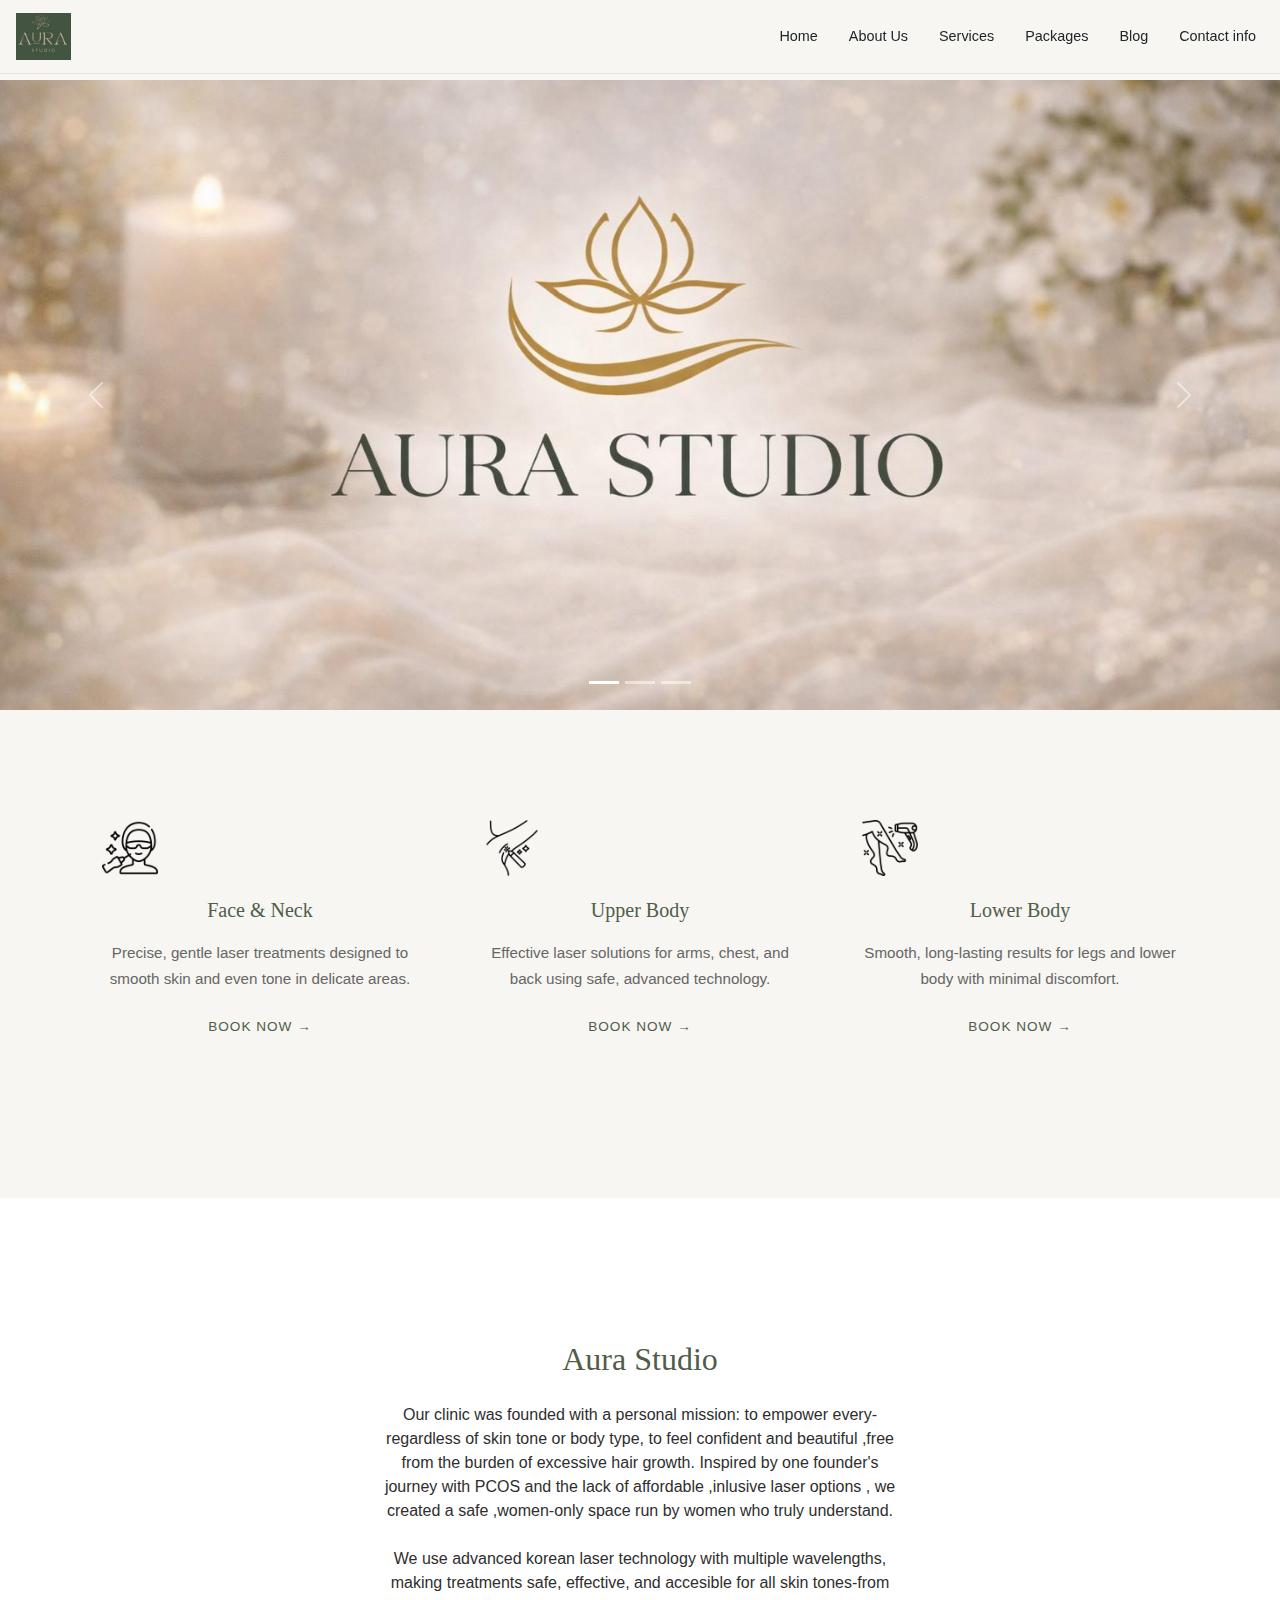
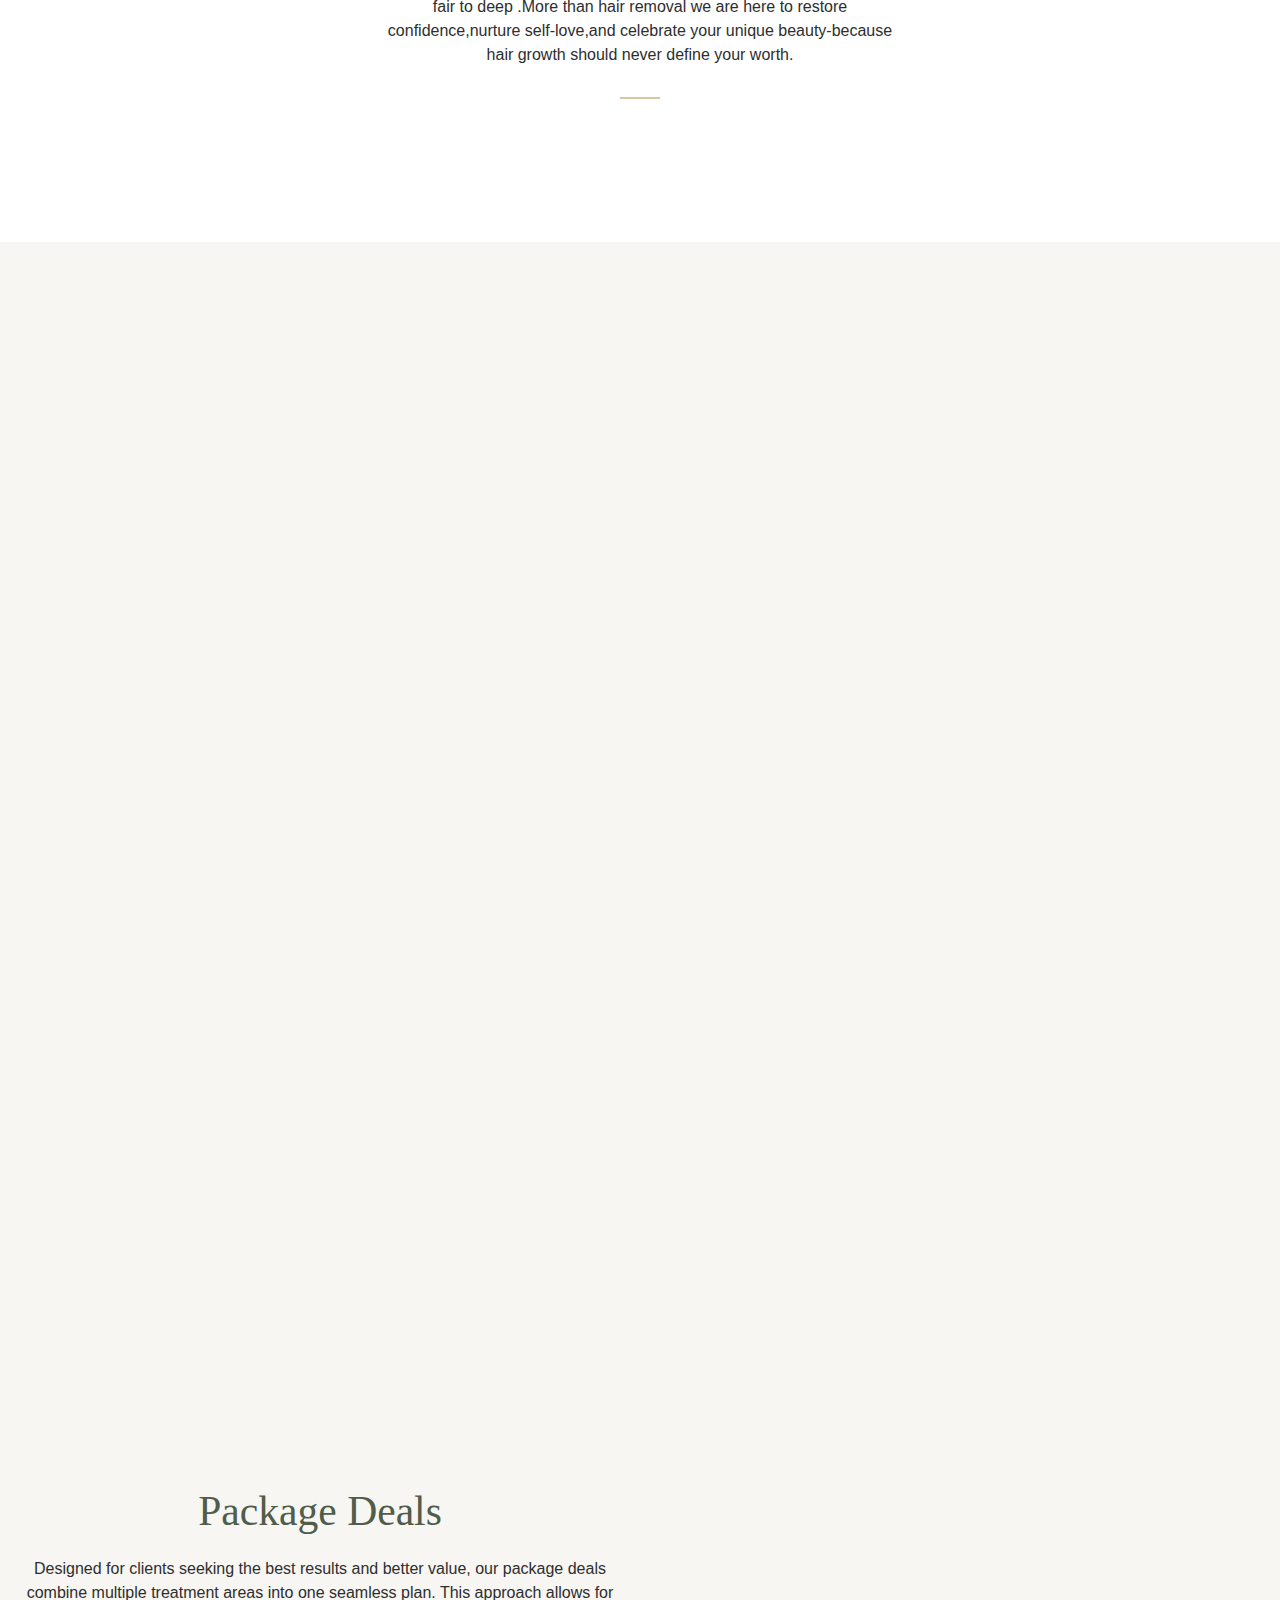
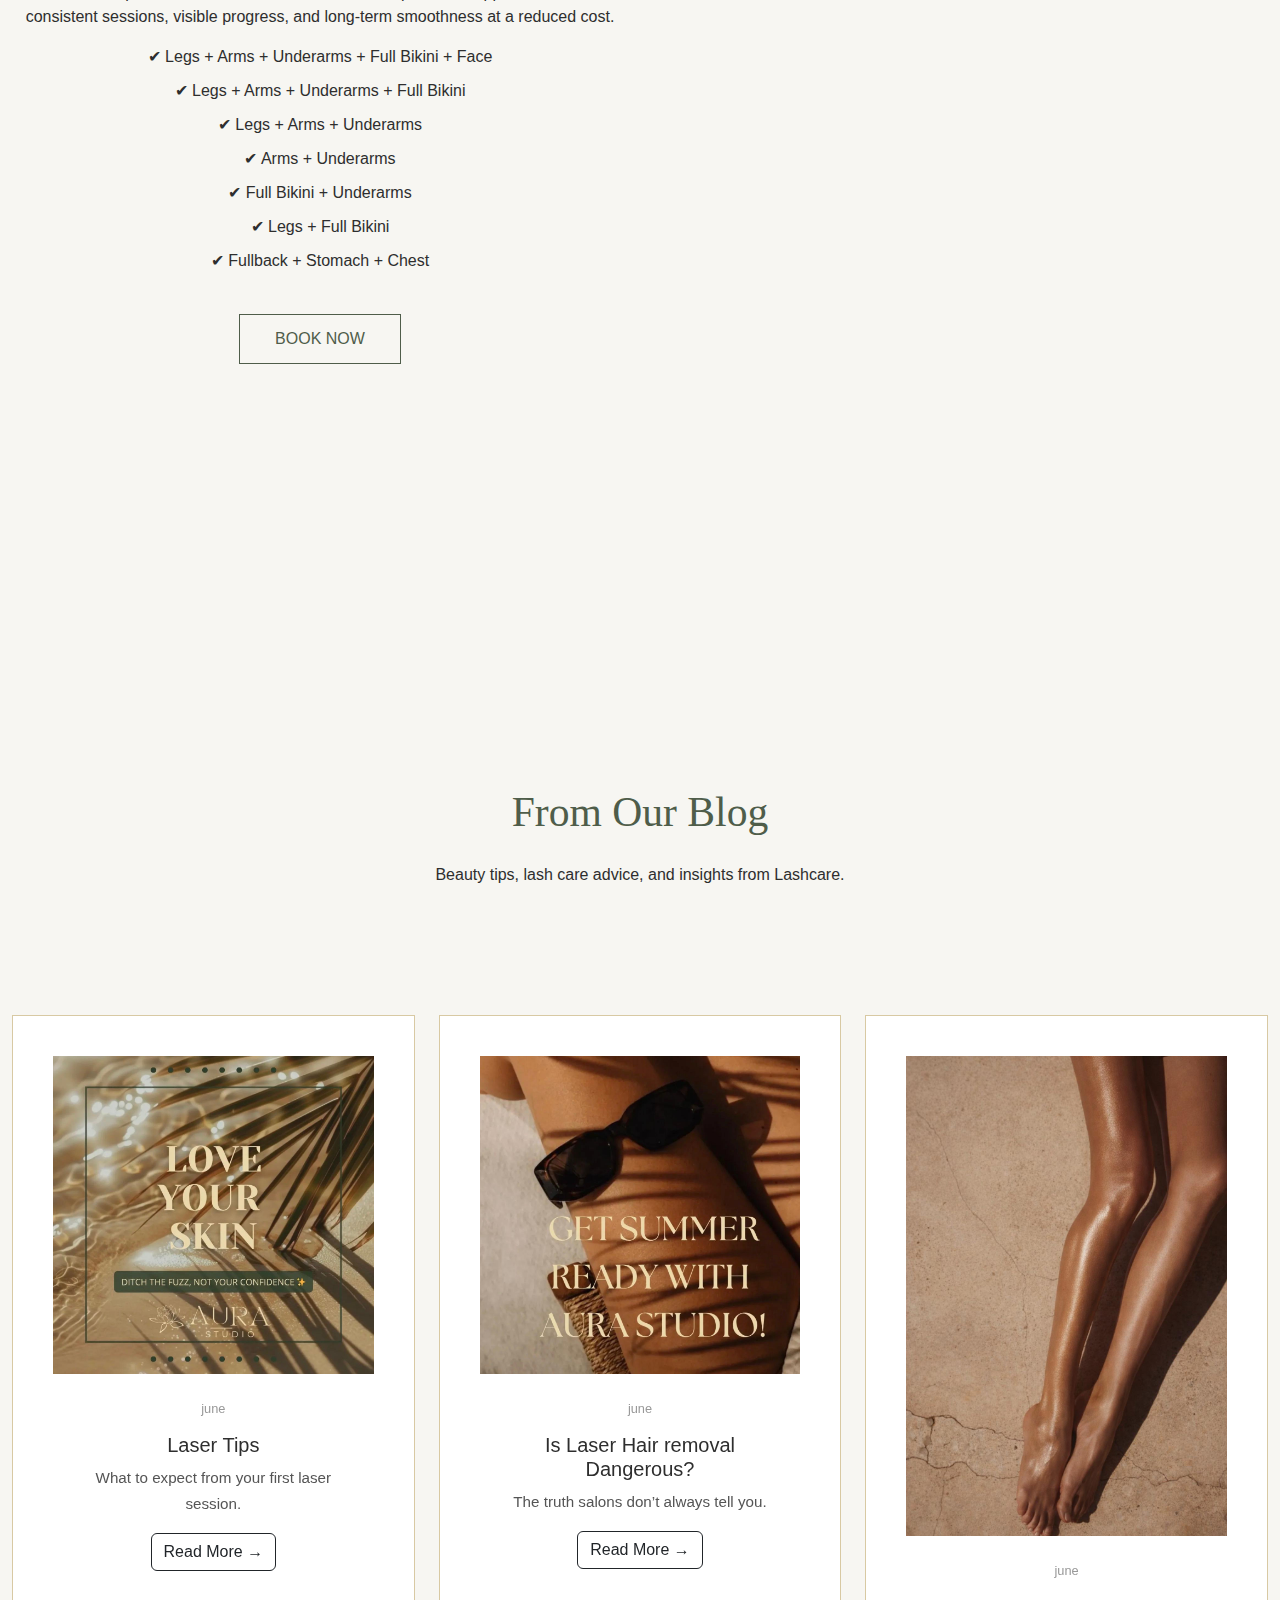
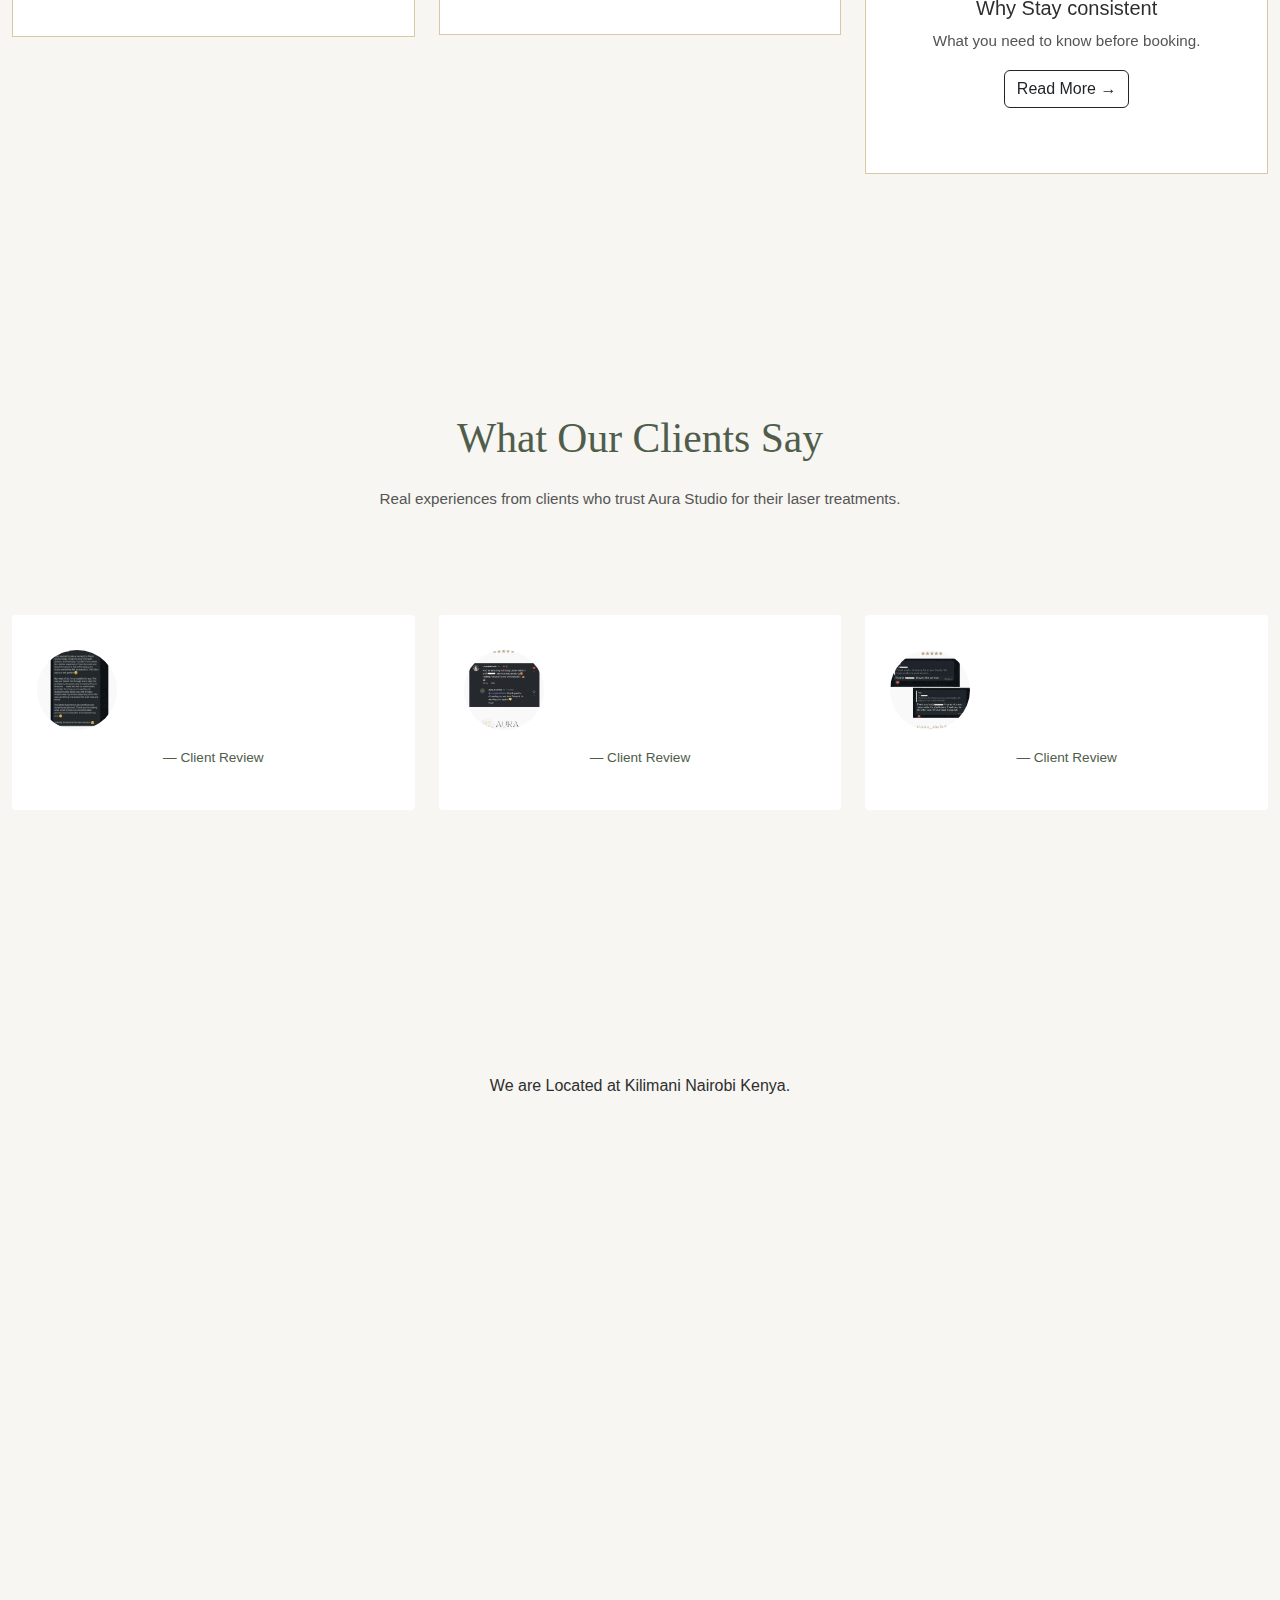
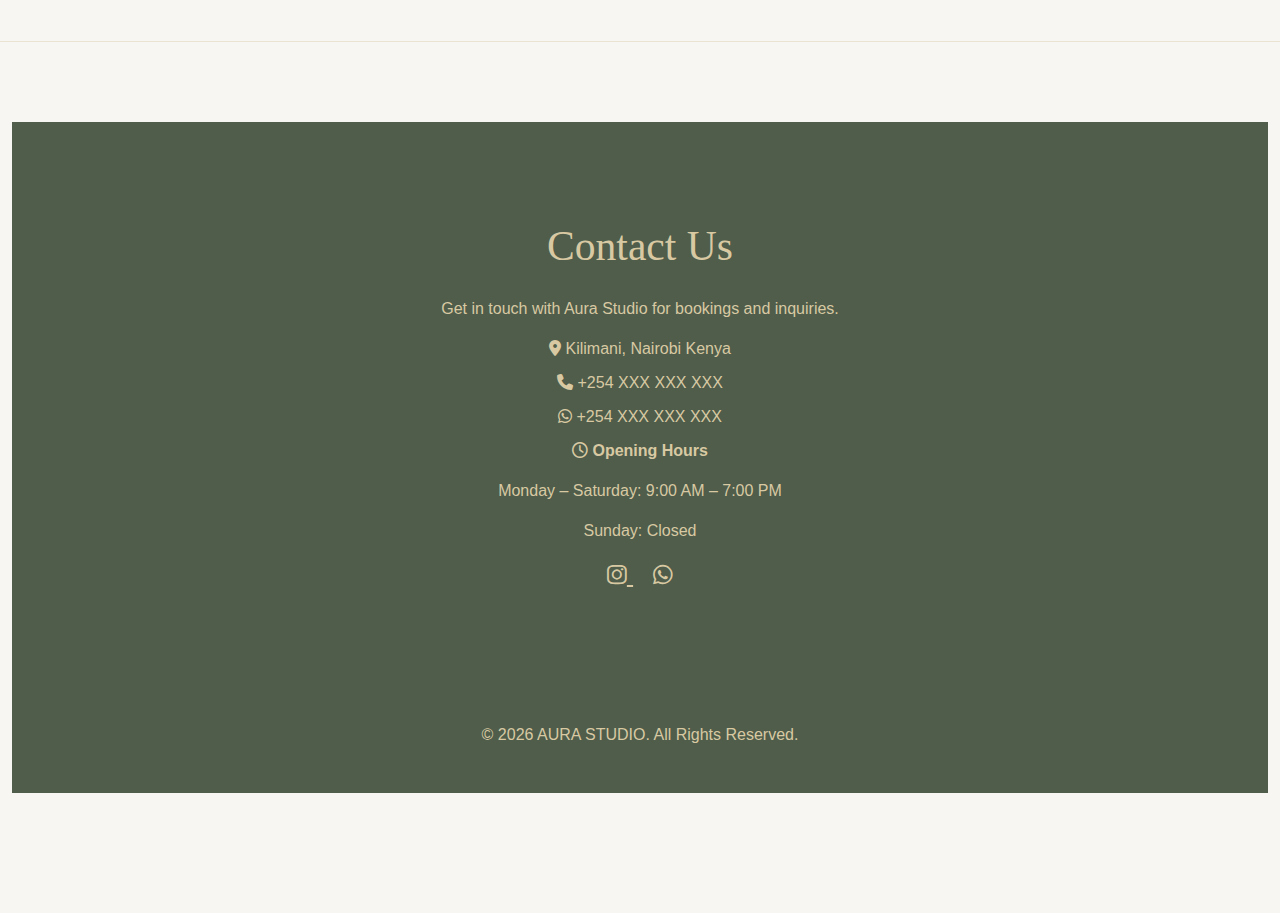
<file: index.html>
<!DOCTYPE html>
<html lang="en">
<head>
    <meta charset="UTF-8">
    <meta name="viewport" content="width=device-width, initial-scale=1.0">
    <title>Aura Studio | Laser Hair Removal</title>

    <!-- Bootstrap -->
    <link href="https://cdn.jsdelivr.net/npm/bootstrap@5.3.0/dist/css/bootstrap.min.css" rel="stylesheet">

    <!-- Bootstrap Icons -->
    <link rel="stylesheet" href="https://cdn.jsdelivr.net/npm/bootstrap-icons@1.11.0/font/bootstrap-icons.css">
    <link rel="stylesheet" href="https://cdnjs.cloudflare.com/ajax/libs/font-awesome/6.5.0/css/all.min.css">
    <link rel="stylesheet" href="https://cdn.jsdelivr.net/npm/bootstrap-icons@1.11.0/font/bootstrap-icons.css">
    <link rel="stylesheet" href="style.css">

    <!-- AOS Animations -->
    <link href="https://unpkg.com/aos@2.3.1/dist/aos.css" rel="stylesheet">

    <link rel="stylesheet" href="style.css">
    <script>
      document.addEventListener('DOMContentLoaded', function () {
        const heroCarousel = document.querySelector('#heroCarousel');
    
        if (heroCarousel) {
          new bootstrap.Carousel(heroCarousel, {
            interval: 3000, 
            pause: false,     
            ride: 'carousel', 
            wrap: true       
          });
        }
      });
    </script>
</head>

<script>
  const backToTop = document.getElementById("backToTop");

  window.addEventListener("scroll", () => {
    if (window.scrollY > 300) {
      backToTop.style.display = "block";
    } else {
      backToTop.style.display = "none";
    }
  });

  backToTop.addEventListener("click", () => {
    window.scrollTo({ top: 0, behavior: "smooth" });
  });
</script>
<body class="page-with-navbar">

<!-- NAVBAR -->
<nav class="navbar navbar-expand-lg  navbar-transparent  fixed-top">
    <div class="container-fluid d-flex align-items-center justify-content-between px-3 position-relative">
        <a class="navbar-brand fw-bold" href="#home">
            <img src="auralogo.jpeg" height="55"  width="55" class="img-fluid" class="me-2"> 
            <span class="navbar-center-text">
            </span>
        </a>
        <button class="navbar-toggler" type="button"  data-bs-toggle="collapse" data-bs-target="#nav"
        aria-controls="nav" aria-expanded="false" aria-label="Toggle navigation">
            <span class="navbar-toggler-icon"></span>
        </button>
        <div class="collapse navbar-collapse" id="nav">
            <ul class="navbar-nav ms-auto">
                <li class="nav-item"><a href="#home" class="nav-link text-dark">Home</a></li>
                <li class="nav-item"><a href="#about" class="nav-link text-dark">About Us</a></li>
                <li class="nav-item"><a href="#services" class="nav-link text-dark">Services</a></li>
                <li class="nav-item"><a href="#packages"  class="nav-link text-dark">Packages</a></li>
                <li class="nav-item"><a href="#blog" class="nav-link text-dark">Blog</a></li>
                <li class="nav-item"><a href="#contact" class="nav-link text-dark">Contact info</a></li>
            </ul>
        </div>
    </div>
</nav>

<section id="home" class="hero-section">
  <div id="heroCarousel" class="carousel slide carousel-fade" data-bs-ride="carousel">

    <div class="carousel-inner">

<div class="carousel-indicators">
  <button type="button"
          data-bs-target="#heroCarousel"
          data-bs-slide-to="0"
          class="active"
          aria-current="true"
          aria-label="Slide 1"></button>

  <button type="button"
          data-bs-target="#heroCarousel"
          data-bs-slide-to="1"
          aria-label="Slide 2"></button>

  <button type="button"
          data-bs-target="#heroCarousel"
          data-bs-slide-to="2"
          aria-label="Slide 3"></button>
</div>

      <div class="carousel-item active">
        <div class="hero-slide hero-1"></div>
      </div>

      <div class="carousel-item">
        <div class="hero-slide hero-2"></div>
      </div>

      <div class="carousel-item">
        <div class="hero-slide hero-3"></div>
      </div>

    </div>

    <button class="carousel-control-prev" type="button" data-bs-target="#heroCarousel" data-bs-slide="prev">
      <span class="carousel-control-prev-icon"></span>
    </button>

    <button class="carousel-control-next" type="button" data-bs-target="#heroCarousel" data-bs-slide="next">
      <span class="carousel-control-next-icon"></span>
    </button>

  </div>
</section>

<!--  SERVICES editorial -->
<section class="services-editorial">
  <div class="container">
    <div class="row">

      <!-- SERVICE 1 -->
      <div class="col-md-4">
        <div class="service-item">
          <img src="laser-2.png" alt="Face & Neck" class="service-icon">
          <h4>Face & Neck</h4>
          <p>
            Precise, gentle laser treatments designed to smooth skin
            and even tone in delicate areas.
          </p>
          <a href="booking.html" class="service-link">BOOK NOW →</a>
        </div>
      </div>

      <!-- SERVICE 2 -->
      <div class="col-md-4">
        <div class="service-item">
          <img src="beauty-treatment.png" alt="Upper Body" class="service-icon">
          <h4>Upper Body</h4>
          <p>
            Effective laser solutions for arms, chest, and back
            using safe, advanced technology.
          </p>
          <a href="booking.html" class="service-link">BOOK NOW →</a>
        </div>
      </div>

      <!-- SERVICE 3 -->
      <div class="col-md-4">
        <div class="service-item">
          <img src="laser-3.png" alt="Lower Body" class="service-icon">
          <h4>Lower Body</h4>
          <p>
            Smooth, long-lasting results for legs and lower body
            with minimal discomfort.
          </p>
          <a href="booking.html" class="service-link">BOOK NOW →</a>
        </div>
      </div>

    </div>
  </div>
</section>

<!----====ABOUT US=====-->
<section id="about"  class="about-editorial">
  <div class="container-fluid">
    <div class="row align-items-center  bg-white ">

      <!-- LEFT IMAGE -->
      <div class="col-md-3 about-img" data-aos="fade-left" data-aos-delay="100">
        <img src="aurapic1.jpeg" alt="La Lashes Model">
      </div>

      <!-- CENTER CONTENT -->
      <div class="col-md-6 text-center about-content">
        <h2>Aura Studio</h2>
        <p>
           Our  clinic was founded with a personal mission: to empower every-regardless of skin tone or body type, to feel confident and beautiful ,free from the burden of excessive hair growth. Inspired by one founder's journey with PCOS and the lack of affordable ,inlusive laser options , we created a safe ,women-only space run by women who truly understand.
          <br><br>
          We use advanced korean laser technology with multiple wavelengths, making treatments safe, effective, and accesible for all skin tones-from fair to deep .More than hair removal we are here to restore confidence,nurture self-love,and celebrate your unique beauty-because hair growth should never define your worth.

 
        </p>

        <div class="about-mark">
          <span></span>
        </div>
      </div>

      <!-- RIGHT IMAGE -->
      <div class="col-md-3 about-img" data-aos="fade-right" data-aos-delay="200">
        <img src="aurapackage.jpeg" alt="La Lashes Model">
      </div>

    </div>
  </div>
</section>

  </div>
</section>
<!-- SERVICES -->
<section id="services" class="services-section">
  <div class="container text-center">
    <h2 data-aos="fade-up">Our Services</h2>

    <div class="row mt-5">

      <div class="col-md-4" data-aos="fade-up">
        <div class="service-card">
          <div class="service-img">
          <img src="auraface.jpeg" alt="Face & Neck">
          </div>
          <h5>Face & Neck</h5>
          <p>Natural, elegant one-to-one lash application.</p>
        </div>
      </div>

      <div class="col-md-4" data-aos="fade-left" data-aos-delay="100">
        <div class="service-card">
          <div class="service-img">
          <img src="auraarm.jpeg" alt="Upper Body">
          </div>
          <h5>Upper Body</h5>
          <p>A blend of classic and volume for soft fullness.</p>
        </div>
      </div>

      <div class="col-md-4" data-aos="fade-right" data-aos-delay="200">
        <div class="service-card">
          <div class="service-img">
          <img src="auraleg.jpeg" alt="Lower Body">
          </div>
          <h5>Lower Body</h5>
          <p>Textured, feathery lashes with dimension.</p>
        </div>
      </div>
      <section id="academy" class="academy-section">
        <div class="container">
          <div class="row align-items-center">
      
            <!-- LEFT CONTENT -->
            <div class="col-md-6 academy-content">
              <h2>Package Deals </h2>
              <p class="package-intro">
                Designed for clients seeking the best results and better value, our package deals
                combine multiple treatment areas into one seamless plan. This approach allows for
                consistent sessions, visible progress, and long-term smoothness at a reduced cost.
              </p>
      
              <ul class="academy-list">
                <li>✔ Legs + Arms + Underarms + Full Bikini + Face</li>
                <li>✔ Legs + Arms + Underarms + Full Bikini</li>
                <li>✔ Legs + Arms + Underarms</li>
                <li>✔ Arms + Underarms</li>
                <li>✔ Full Bikini  + Underarms</li>
                <li>✔ Legs + Full Bikini</li>
                <li>✔ Fullback + Stomach + Chest</li>
              </ul>
              <a href="package.html" class="academy-btn">BOOK NOW</a>
            </div>
      
            <!-- RIGHT IMAGE -->
            <div class="col-md-6 academy-image" data-aos="fade-right" data-aos-delay="100">
              <img src="aurarandom.jpeg" alt="Packages Deal">
            </div>
      
          </div>
       
  </div>
</section>
<!-- BLOG SECTION -->
<section  id="blog"  class="blog-section">
  <div class="container">

    <div class="text-center mb-5">
      <h2>From Our Blog</h2>
      <p class="blog-intro">
        Beauty tips, lash care advice, and insights from Lashcare.
      </p>
    </div>

    <div id="blogCarousel" class="carousel slide" data-bs-ride="carousel">

      <div class="carousel-inner">

        <!-- SLIDE 1 -->
        <div class="carousel-item active">
          <div class="row">

            <div class="col-md-4">
              <div class="blog-card">
                <img src="aurablog1.jpeg" alt="">
                <div class="blog-content">
                  <span class="blog-date">june</span>
                  <h5>Laser Tips</h5>
                  <p>What to expect from your first laser session. </p>
                  <a href="blog.html" class="btn btn-outline-dark">
                    Read More →
                  </a>
                </div>
              </div>
            </div>

            <div class="col-md-4">
              <div class="blog-card">
                <img src="aurablog2.jpeg" alt="">
                <div class="blog-content">
                  <span class="blog-date">june</span>
                  <h5>Is Laser Hair removal Dangerous?</h5>
                  <p>The truth salons don’t always tell you.</p>
                  <a href="blog.html" class="btn btn-outline-dark">
                    Read More →
                  </a>
                </div>
              </div>
            </div>

            <div class="col-md-4">
              <div class="blog-card">
                <img src="aurablog3.jpeg" alt="">
                <div class="blog-content">
                  <span class="blog-date">june</span>
                  <h5>Why Stay consistent</h5>
                  <p>What you need to know before booking.</p>
                  <a href="blog.html" class="btn btn-outline-dark">
                    Read More →
                  </a>
                </div>
              </div>
            </div>

          </div>
        </div>

        <!-- SLIDE 2 (duplicate or new posts) -->
        <div class="carousel-item">
          <div class="row">

            <div class="col-md-4">
              <div class="blog-card">
                <img src="aurablog4.jpeg" alt="">
                <div class="blog-content">
                  <span class="blog-date">june</span>
                  <h5>Common done Mistakes</h5>
                  <p>Habits that secretly damage your skin before appointment.</p>
                  <a href="blog.html" class="btn btn-outline-dark">
                    Read More →
                  </a>
                </div>
              </div>
            </div>

            <div class="col-md-4">
              <div class="blog-card">
                <img src="aurablog5.jpeg" alt="">
                <div class="blog-content">
                  <span class="blog-date">june</span>
                  <h5>How to prepare like a pro</h5>
                  <p>The smart way is always better.</p>
                  <a href="blog.html" class="btn btn-outline-dark">
                    Read More →
                  </a>
                </div>
              </div>
            </div>

            <div class="col-md-4">
              <div class="blog-card">
                <img src="aurarandom1.jpeg" alt="">
                <div class="blog-content">
                  <span class="blog-date">june</span>
                  <h5>Why Laser Method</h5>
                  <p>Why professional certification matters.</p>
                  <a href="blog.html" class="btn btn-outline-dark">
                    Read More →
                  </a>
                </div>
              </div>
      </div>

      <!-- CONTROLS -->
      <button class="carousel-control-prev" type="button" data-bs-target="#blogCarousel" data-bs-slide="prev">
        <span class="carousel-control-prev-icon"></span>
      </button>

      <button class="carousel-control-next" type="button" data-bs-target="#blogCarousel" data-bs-slide="next">
        <span class="carousel-control-next-icon"></span>
      </button>

    </div>
  </div>
</section>
 
<!-- ================= TESTIMONIALS ================= -->
<section id= "Review" class="testimonials-section">
  <div class="container">

    <div class="text-center mb-5">
      <h2>What Our Clients Say</h2>
      <p class="testimonials-intro">
        Real experiences from clients who trust Aura Studio for their laser treatments.
      </p>
    </div>

    <div class="row g-4 justify-content-center">

      <!-- Testimonial 1 -->
      <div class="col-md-4">
        <div class="testimonial-card">
          <img src="aurareview.jpeg" alt="Client testimonial">
          
          <h6>— Client Review</h6>
        </div>
      </div>

      <!-- Testimonial 2 -->
      <div class="col-md-4">
        <div class="testimonial-card">
          <img src="aurareview1.jpeg" alt="Client testimonial">
          
          <h6>— Client Review</h6>
        </div>
      </div>

      <!-- Testimonial 3 -->
      <div class="col-md-4">
        <div class="testimonial-card">
          <img src="aurareview2.jpeg" alt="Client testimonial">
          <h6>— Client Review</h6>
        </div>
      </div>

    </div>

  </div>
</section>

 <!-- LOCATION -->
 <section id="location" class="location-section">
  <div class="container text-center">
    <h2 data-aos="fade-up">Our Location</h2>
    <p>We are Located at Kilimani Nairobi Kenya.</p>
    <!-- Maps embed -->
    <iframe
    src="https://www.google.com/maps/embed?pb=!1m18!1m12!1m3!1d15955.860630600675!2d36.80457181256898!3d-1.2936212975786844!2m3!1f0!2f0!3f0!3m2!1i1024!2i768!4f13.1!3m3!1m2!1s0x182f1f8e7c3c3c9f%3A0x3e3ba57a749c233a!2sKilimani%2C%20Nairobi%2C%20Kenya!5e0!3m2!1sen!2ske!4v1700000000000!5m2!1sen!2ske"
    width="100%"
    height="350"
    style="border:0;"
    allowfullscreen=""
    loading="lazy"
    referrerpolicy="no-referrer-when-downgrade">
  </iframe>
  </div>
</section> 

 <!-- FAINT DIVIDER -->
<div class="section-divider"></div>

<!-- CONTACT + FOOTER WRAPPER -->
<section class="contact-footer-wrapper">

  <!-- CONTACT SECTION -->
  <section id="contact" class="contact-section">
    <div class="container text-center">
      <h2>Contact Us</h2>
      <p class="contact-intro">
        Get in touch with Aura Studio for bookings and inquiries.
      </p>

      <div class="contact-details">

        <p>
          <i class="fa-solid fa-location-dot"></i>
           Kilimani, Nairobi Kenya
        </p>

        <p>
          <i class="fa-solid fa-phone"></i>
          +254 XXX XXX XXX
        </p>

        <p>
          <i class="fa-brands fa-whatsapp"></i>
          +254 XXX XXX XXX
        </p>

      </div>
      <!-- OPENING HOURS -->
<div class="opening-hours">
  <p>
    <i class="fa-regular fa-clock"></i>
    <strong>Opening Hours</strong>
  </p>
  <p>Monday – Saturday: 9:00 AM – 7:00 PM</p>
  <p>Sunday: Closed</p>
</div>

      <!-- SOCIAL ICONS -->
      <div class="contact-socials">
        <a href="https://www.instagram.com/aura_studioke?igsh=MTVxdnNwdG5ic25zcg== " aria-label="Instagram">
          <i class="fa-brands fa-instagram"></i>
        </a>
        <a href="#" aria-label="WhatsApp">
          <i class="fa-brands fa-whatsapp"></i>
        </a>
      </div>

    </div>
  </section>

  <!-- FOOTER -->
  <footer class="footer">
    <p>© 2026 AURA STUDIO. All Rights Reserved.</p>
  </footer>

</section>

<!-- BACK TO TOP -->
<button id="backToTop">
  <i class="fa-solid fa-arrow-up"></i>
</button>
</section>
<!-- JS -->
<script src="https://cdn.jsdelivr.net/npm/bootstrap@5.3.2/dist/js/bootstrap.bundle.min.js"></script>
<script src="https://unpkg.com/aos@2.3.1/dist/aos.js"></script>
<script>AOS.init({ duration:1000, once:true });</script>

</body>
</html>
</file>
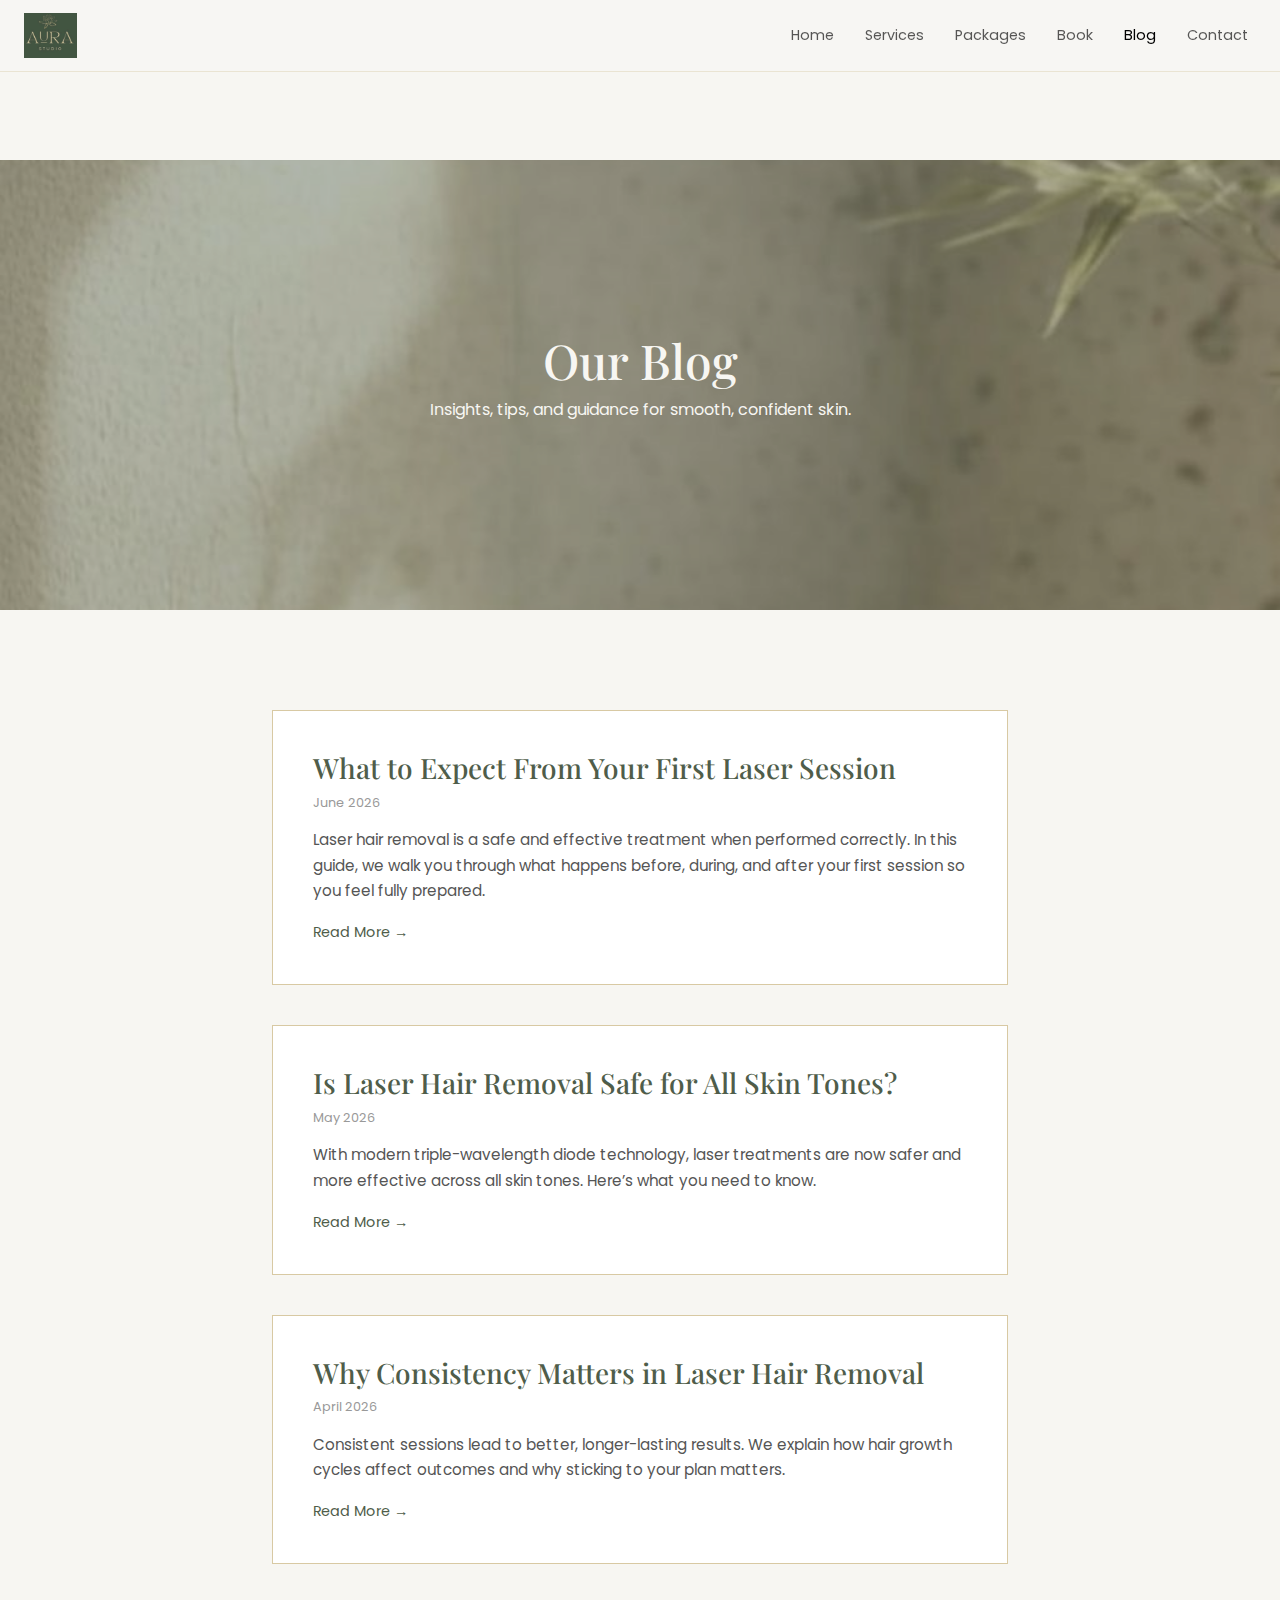
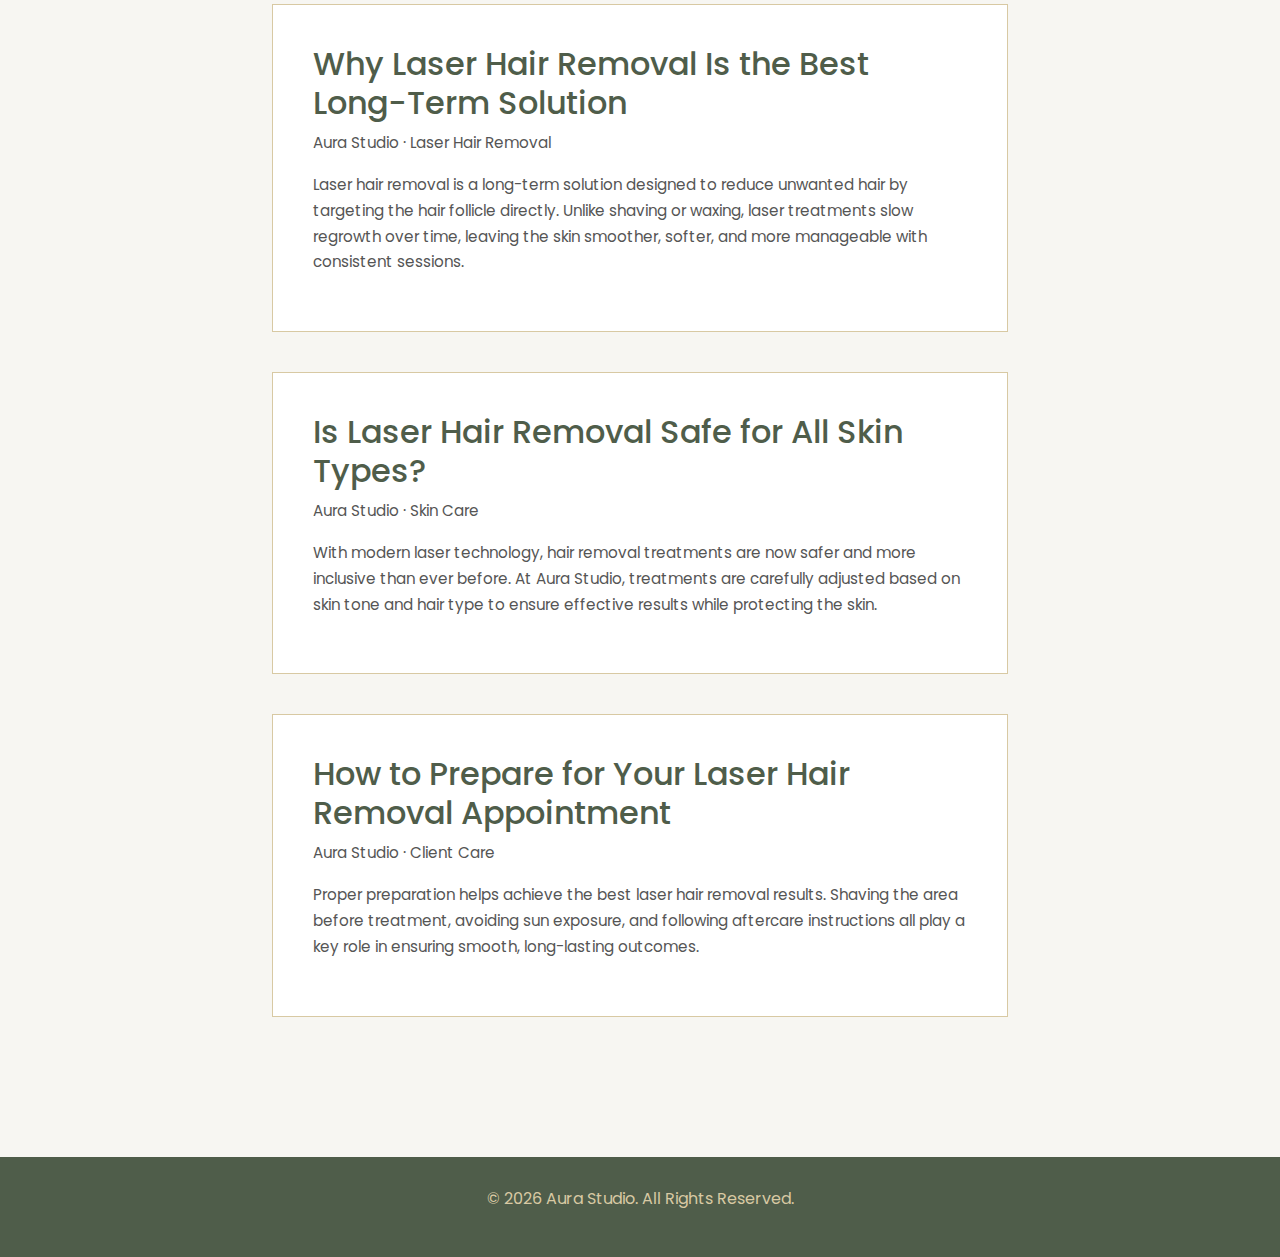
<file: blog.html>
<!DOCTYPE html>
<html lang="en">
<head>
  <meta charset="UTF-8" />
  <meta name="viewport" content="width=device-width, initial-scale=1.0" />
  <title>Blog | Aura Studio</title>

  <!-- Bootstrap -->
  <link href="https://cdn.jsdelivr.net/npm/bootstrap@5.3.0/dist/css/bootstrap.min.css" rel="stylesheet">

  <!-- Fonts -->
  <link href="https://fonts.googleapis.com/css2?family=Playfair+Display:wght@400;600&family=Poppins:wght@300;400;500&display=swap" rel="stylesheet">

  <!-- CSS -->
  <link rel="stylesheet" href="style.css">
</head>

<body id="top" class="page-with-navbar">

<!-- ================= NAVBAR ================= -->
<nav class="navbar navbar-expand-lg fixed-top">
  <div class="container-fluid px-4">
    <a class="navbar-brand" href="index.html">
      <img src="auralogo.jpeg" height="45" alt="Aura Studio">
    </a>

    <button class="navbar-toggler" type="button" data-bs-toggle="collapse" data-bs-target="#nav">
      <span class="navbar-toggler-icon"></span>
    </button>

    <div class="collapse navbar-collapse" id="nav">
      <ul class="navbar-nav ms-auto">
        <li class="nav-item"><a class="nav-link" href="index.html">Home</a></li>
        <li class="nav-item"><a class="nav-link" href="index.html#services">Services</a></li>
        <li class="nav-item"><a class="nav-link" href="package.html">Packages</a></li>
        <li class="nav-item"><a class="nav-link" href="booking.html">Book</a></li>
        <li class="nav-item"><a class="nav-link active" href="blog.html">Blog</a></li>
        <li class="nav-item"><a class="nav-link" href="index.html#contact">Contact</a></li>
      </ul>
    </div>
  </div>
</nav>

<!-- ================= HERO ================= -->
<section class="blog-hero">
  <div class="hero-overlay"></div>
  <div class="hero-content">
    <h1>Our Blog</h1>
    <p>Insights, tips, and guidance for smooth, confident skin.</p>
  </div>
</section>

<!-- ================= BLOG LIST ================= -->
<section class="blog-section">
  <div class="container">
    <div class="row justify-content-center">
      <div class="col-lg-8 col-md-10">

        <div class="blog-wrapper">

          <!-- Blog Post -->
          <article class="blog-card">
            <h3>What to Expect From Your First Laser Session</h3>
            <span class="blog-date">June 2026</span>
            <p>
              Laser hair removal is a safe and effective treatment when performed correctly.
              In this guide, we walk you through what happens before, during, and after your
              first session so you feel fully prepared.
            </p>
            <a href="#" class="blog-read">Read More →</a>
          </article>

          <!-- Blog Post -->
          <article class="blog-card">
            <h3>Is Laser Hair Removal Safe for All Skin Tones?</h3>
            <span class="blog-date">May 2026</span>
            <p>
              With modern triple-wavelength diode technology, laser treatments are now safer
              and more effective across all skin tones. Here’s what you need to know.
            </p>
            <a href="#" class="blog-read">Read More →</a>
          </article>

          <!-- Blog Post -->
          <article class="blog-card">
            <h3>Why Consistency Matters in Laser Hair Removal</h3>
            <span class="blog-date">April 2026</span>
            <p>
              Consistent sessions lead to better, longer-lasting results. We explain how hair
              growth cycles affect outcomes and why sticking to your plan matters.
            </p>
            <a href="#" class="blog-read">Read More →</a>
          </article>

          <article class="blog-card">
            <h2>Why Laser Hair Removal Is the Best Long-Term Solution</h2>
            <p class="article-meta">Aura Studio · Laser Hair Removal</p>
      
            <p>
              Laser hair removal is a long-term solution designed to reduce unwanted hair by
              targeting the hair follicle directly. Unlike shaving or waxing, laser treatments
              slow regrowth over time, leaving the skin smoother, softer, and more manageable
              with consistent sessions.
            </p>
          </article>
      
          <!-- Article 2 -->
          <article class="blog-card">
            <h2>Is Laser Hair Removal Safe for All Skin Types?</h2>
            <p class="article-meta">Aura Studio · Skin Care</p>
      
            <p>
              With modern laser technology, hair removal treatments are now safer and more
              inclusive than ever before. At Aura Studio, treatments are carefully adjusted
              based on skin tone and hair type to ensure effective results while protecting
              the skin.
            </p>
          </article>
      
          <!-- Article 3 -->
          <article class="blog-card">
            <h2>How to Prepare for Your Laser Hair Removal Appointment</h2>
            <p class="article-meta">Aura Studio · Client Care</p>
      
            <p>
              Proper preparation helps achieve the best laser hair removal results. Shaving
              the area before treatment, avoiding sun exposure, and following aftercare
              instructions all play a key role in ensuring smooth, long-lasting outcomes.
            </p>
          </article>
      

        </div>

      </div>
    </div>
  </div>
</section>

<!-- ================= FOOTER ================= -->
<footer class="footer">
  <p>© 2026 Aura Studio. All Rights Reserved.</p>
</footer>

<script src="https://cdn.jsdelivr.net/npm/bootstrap@5.3.2/dist/js/bootstrap.bundle.min.js"></script>
</body>
</html>
</file>
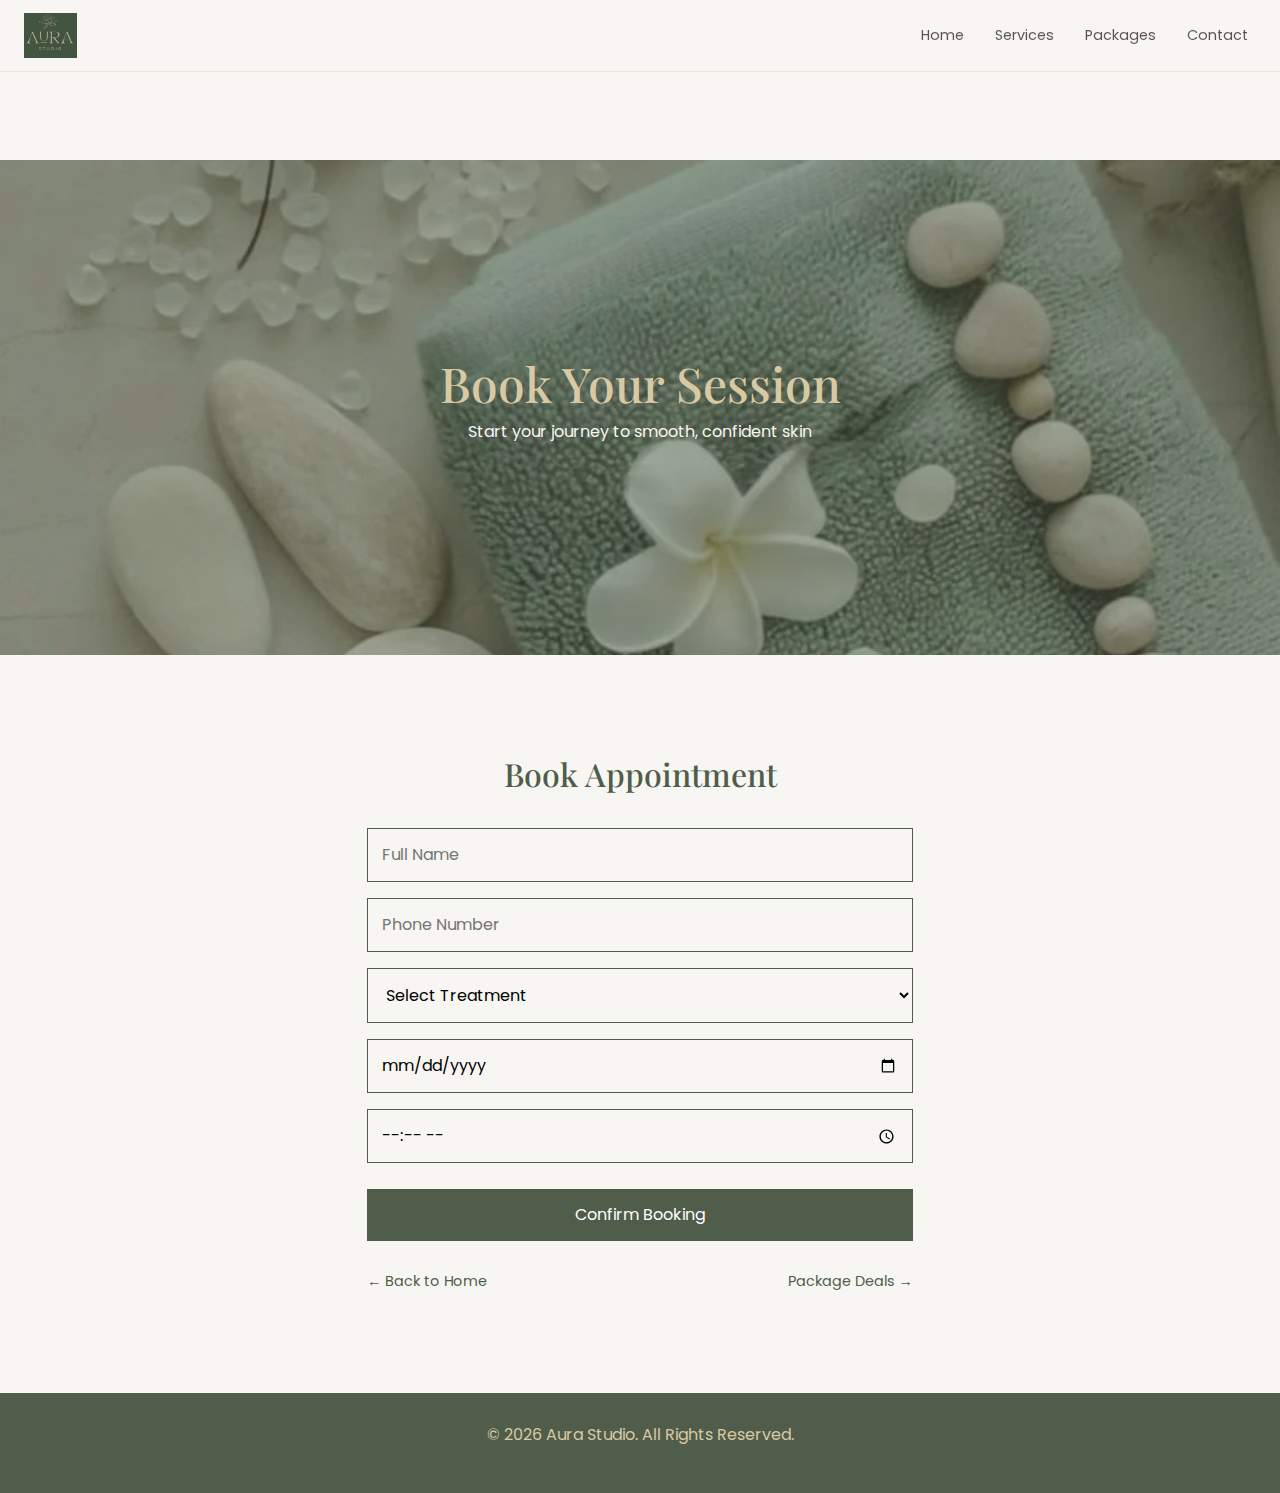
<file: booking.html>
<!DOCTYPE html>
<html lang="en">
<head>
  <meta charset="UTF-8" />
  <meta name="viewport" content="width=device-width, initial-scale=1.0" />
  <title>Book Appointment | Aura Studio</title>

  <!-- Bootstrap -->
  <link href="https://cdn.jsdelivr.net/npm/bootstrap@5.3.0/dist/css/bootstrap.min.css" rel="stylesheet">

  <!-- Fonts -->
  <link href="https://fonts.googleapis.com/css2?family=Playfair+Display:wght@400;600&family=Poppins:wght@300;400;500&display=swap" rel="stylesheet">

  <!-- CSS -->
  <link rel="stylesheet" href="style.css">
</head>

<body class="page-with-navbar">

<!-- ================= NAVBAR ================= -->
<nav class="navbar navbar-expand-lg fixed-top">
  <div class="container-fluid px-4">
    <a class="navbar-brand fw-bold" href="index.html">
      <img src="auralogo.jpeg" height="45" alt="Aura Studio">
    </a>

    <button class="navbar-toggler" type="button" data-bs-toggle="collapse" data-bs-target="#nav">
      <span class="navbar-toggler-icon"></span>
    </button>

    <div class="collapse navbar-collapse" id="nav">
      <ul class="navbar-nav ms-auto">
        <li class="nav-item"><a class="nav-link" href="index.html">Home</a></li>
        <li class="nav-item"><a class="nav-link" href="index.html#services">Services</a></li>
        <li class="nav-item"><a class="nav-link" href="package.html">Packages</a></li>
        <li class="nav-item"><a class="nav-link" href="index.html#contact">Contact</a></li>
      </ul>
    </div>
  </div>
</nav>

<!-- ================= HERO ================= -->
<section class="booking-hero">
  <div class="hero-overlay"></div>
  <div class="container text-center">
    <h1>Book Your Session</h1>
    <p>Start your journey to smooth, confident skin</p>
  </div>
</section>

<!-- ================= BOOKING SECTION ================= -->
<section class="booking-section">
    <div class="container">
      <div class="row justify-content-center">
        <div class="col-lg-6 col-md-8 col-sm-10">
  
          <div class="booking-form">
            <h2>Book Appointment</h2>
  
            <form>
              <input type="text" placeholder="Full Name" required>
              <input type="tel" placeholder="Phone Number" required>
  
              <select required>
                <option value="">Select Treatment</option>
                <optgroup label="Face & Neck"> 
                <option>Chin-KSH 1,000</option>
                <option>Upper Lip-KSH 1,000</option>
                <option>Half face-KSH 3,000</option>
                <option>Full Face-KSH 3,500</option>
                </optgroup>

                <optgroup label="Upper Body"> 
                <option>Under Arms- KSH 2,000</option>
                <option>Full Arms - KSH 5,000</option>
                <option>Half Arms -KSH 3,000</option>
                <option>Chest/Breasts- KSH 2,500</option>
                <option>Stomach - KSH 3,500</option>
                <option>Full Back -KSH 6,000</option>
                </optgroup>

                <optgroup label="Lower Body"> 
                <option>Full Legs - KSH 8,000</option>
                <option>Half Legs - KSH 4,000</option>
                <option>Bikini sides -KSH 3,000</option>
                <option>Brazilian/full Bikini-KSH 5,000</option>
                </optgroup>
              </select>
  
              <input type="date" required>
              <input type="time" required>
  
              <button type="submit">Confirm Booking</button>
            </form>
  
            <div class="booking-links">
              <a href="index.html">← Back to Home</a>
              <a href="package.html">Package Deals →</a>
            </div>
          </div>
  
        </div>
      </div>
    </div>
  </section>

<!-- ================= FOOTER ================= -->
<footer class="footer">
  <p>© 2026 Aura Studio. All Rights Reserved.</p>
</footer>

<!-- JS -->
<script src="https://cdn.jsdelivr.net/npm/bootstrap@5.3.2/dist/js/bootstrap.bundle.min.js"></script>

</body>
</html>
</file>
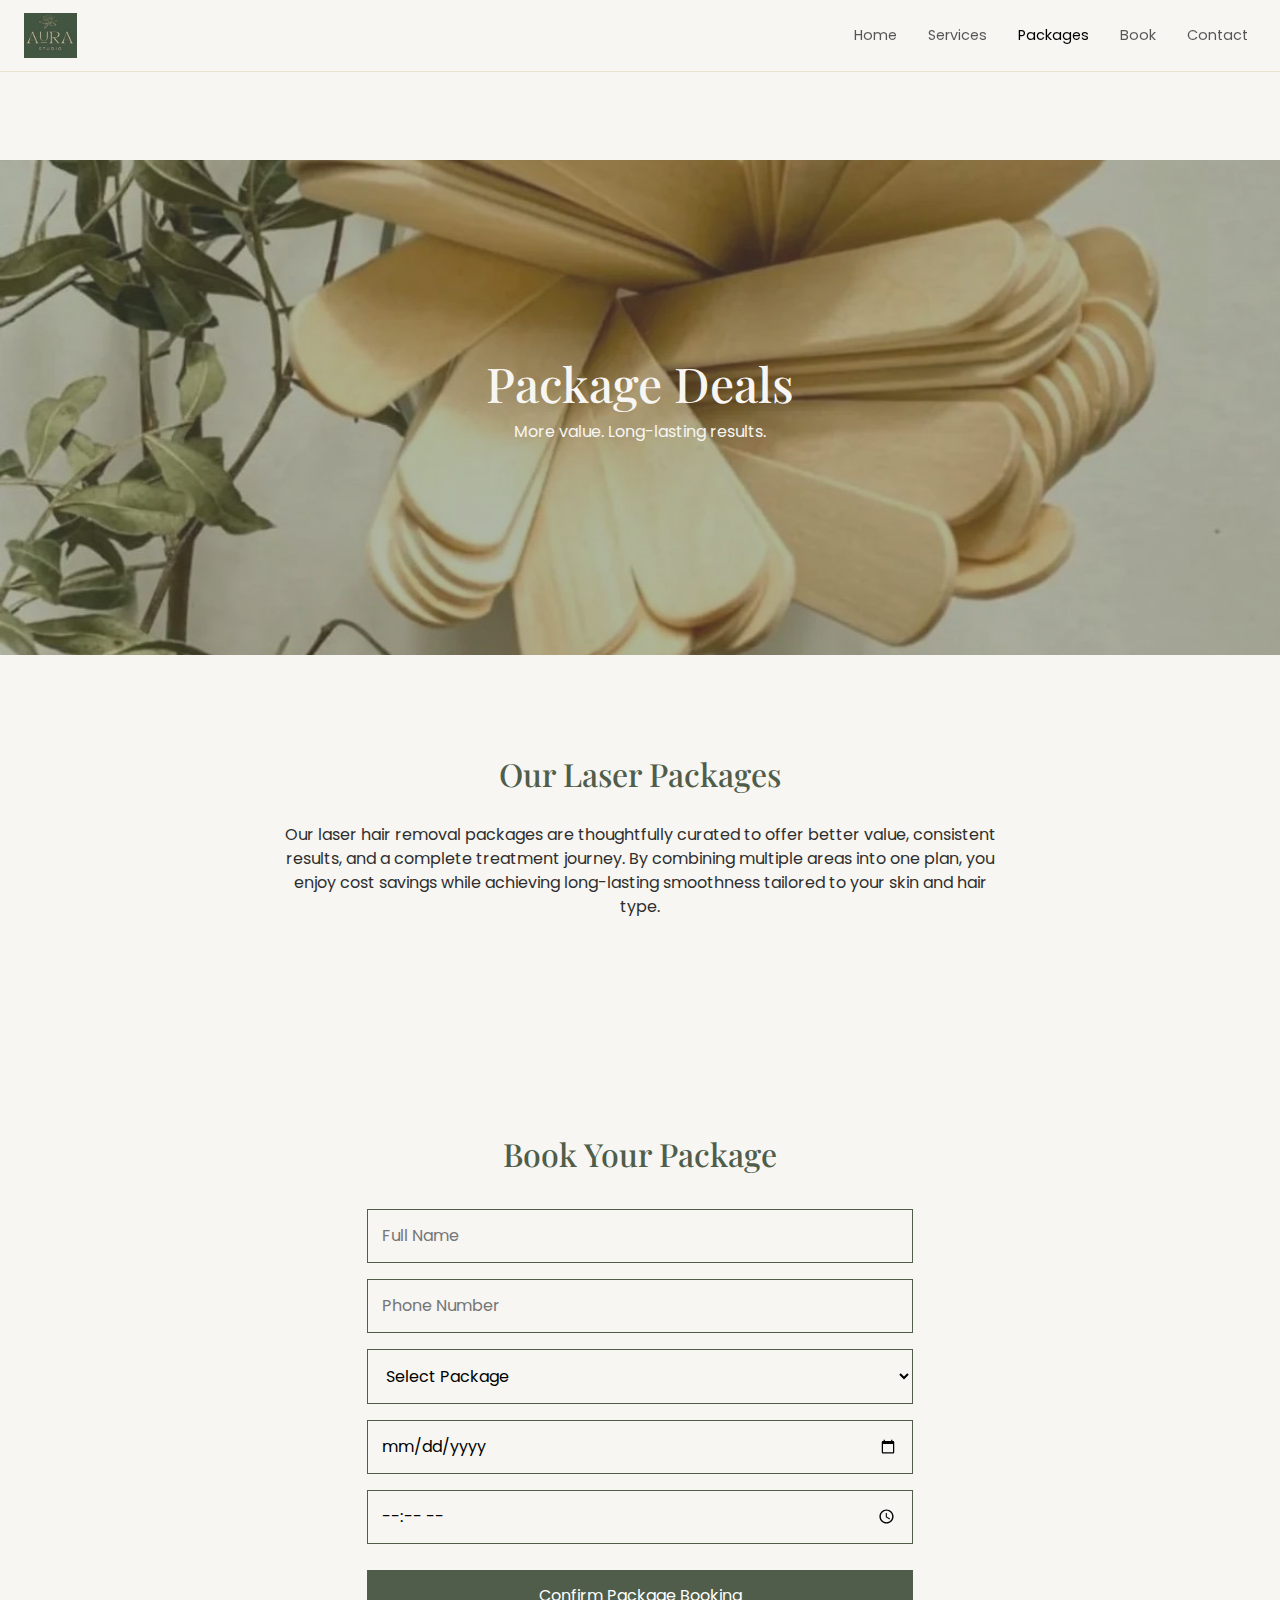
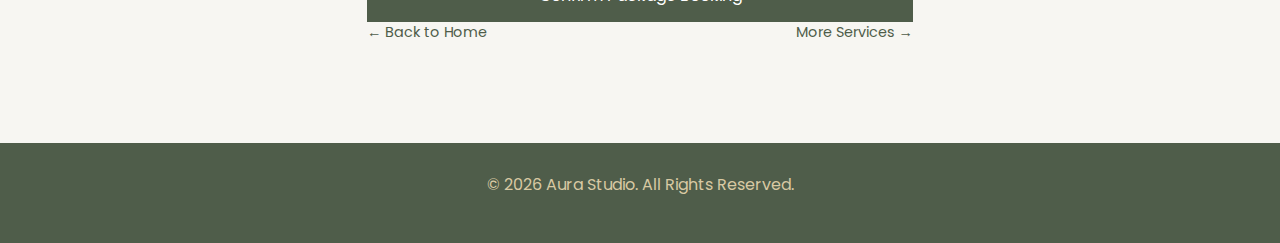
<file: package.html>
<!DOCTYPE html>
<html lang="en">
<head>
  <meta charset="UTF-8" />
  <meta name="viewport" content="width=device-width, initial-scale=1.0" />
  <title>Package Deals | Aura Studio</title>

  <!-- Bootstrap -->
  <link href="https://cdn.jsdelivr.net/npm/bootstrap@5.3.0/dist/css/bootstrap.min.css" rel="stylesheet">

  <!-- Fonts -->
  <link href="https://fonts.googleapis.com/css2?family=Playfair+Display:wght@400;600&family=Poppins:wght@300;400;500&display=swap" rel="stylesheet">

  <!-- CSS -->
  <link rel="stylesheet" href="style.css">
</head>

<body class="page-with-navbar">

<!-- ================= NAVBAR ================= -->
<nav class="navbar navbar-expand-lg fixed-top">
  <div class="container-fluid px-4">
    <a class="navbar-brand fw-bold" href="index.html">
      <img src="auralogo.jpeg" height="45" alt="Aura Studio">
    </a>

    <button class="navbar-toggler" type="button" data-bs-toggle="collapse" data-bs-target="#nav">
      <span class="navbar-toggler-icon"></span>
    </button>

    <div class="collapse navbar-collapse" id="nav">
      <ul class="navbar-nav ms-auto">
        <li class="nav-item"><a class="nav-link" href="index.html">Home</a></li>
        <li class="nav-item"><a class="nav-link" href="index.html#services">Services</a></li>
        <li class="nav-item"><a class="nav-link active" href="package.html">Packages</a></li>
        <li class="nav-item"><a class="nav-link" href="booking.html">Book</a></li>
        <li class="nav-item"><a class="nav-link" href="index.html#contact">Contact</a></li>
      </ul>
    </div>
  </div>
</nav>

<!-- ================= HERO ================= -->
<section class="package-hero">
  <div class="hero-overlay"></div>
  <div class="hero-content">
    <h1>Package Deals</h1>
    <p>More value. Long-lasting results.</p>
  </div>
</section>

<!-- ================= PACKAGES SECTION ================= -->

<!-- ================= PACKAGE DEALS SECTION ================= -->
<section class="package-section">
    <div class="container">
      <div class="row justify-content-center">
        <div class="col-lg-8 col-md-10">
  
          <div class="package-wrapper text-center">
            <h2>Our Laser Packages</h2>
  
            <p class="package-intro">
              Our laser hair removal packages are thoughtfully curated to offer better value,
              consistent results, and a complete treatment journey. By combining multiple areas
              into one plan, you enjoy cost savings while achieving long-lasting smoothness
              tailored to your skin and hair type.
            </p>
         </div>
  
        </div>
      </div>
    </div>
  </section>
  
<section id="package-booking" class="booking-section">
    <div class="container">
      <div class="row justify-content-center">
        <div class="col-lg-6 col-md-8 col-sm-10">
  
          <div class="booking-form">
            <h2>Book Your Package</h2>
  
            <form>
              <input type="text" placeholder="Full Name" required>
              <input type="tel" placeholder="Phone Number" required>
  
              <select required>
                <option value="">Select Package</option>
                <option>Legs + Arms + Underarms + Full Bikini + Face</option>
                <option>Legs + Arms + Underarms + Full Bikini</option>
                <option>Legs + Arms + Underarms</option>
                <option>Arms + Underarms</option>
                <option>Full Bikini + Underarms</option>
                <option>Legs + Full Bikini</option>
                <option>Full Back + Chest + Stomach</option>
              </select>
  
              <input type="date" required>
              <input type="time" required>
  
              <button type="submit">Confirm Package Booking</button>
            </form>
          <div class="package-links">
            <a href="index.html">← Back to Home</a>
            <a href="booking.html">More Services →</a>
          </div>

        </div>

      </div>
    </div>
  </div>
</section>

<!-- ================= FOOTER ================= -->
<footer class="footer">
  <p>© 2026 Aura Studio. All Rights Reserved.</p>
</footer>

<!-- JS -->
<script src="https://cdn.jsdelivr.net/npm/bootstrap@5.3.2/dist/js/bootstrap.bundle.min.js"></script>

</body>
</html>
</file>
<file: style.css>
/* ================= ROOT COLORS ================= */
:root {
    --green: #4F5D4A;
    --gold: #D8C9A3;
    --soft: #F7F6F2;
    --dark: #2E2E2E;
    --white: #ffffff;
  }
   h2 {
    color: #4F5D4A;
  }
  
  /* ================= RESET ================= */
  * {
    margin: 0;
    padding: 0;
    box-sizing: border-box;
  }
  
  body.page-with-navbar {
    font-family: 'Poppins', sans-serif;
    background: var(--soft);
    color: var(--dark);
    padding-top: 80px;
  }
  
  img {
    max-width: 100%;
    display: block;
  }
  
  /* ================= NAVBAR ================= */
  .navbar {
    background: rgba(247, 246, 242, 0.95);
    border-bottom: 1px solid rgba(216, 201, 163, 0.4);
  }
  
  .navbar-brand span {
    font-family: 'Playfair Display', serif;
    letter-spacing: 3px;
    color: var(--green);
  }
  
  .nav-link {
    font-size: 0.9rem;
    margin-left: 15px;
  }
  
  .nav-link:hover {
    color: var(--gold) !important;
  }
  
  /* ================= HERO ================= */
  .hero-section {
    height: 70vh;
    position: relative;
  }
  
  .hero-slide {
    height: 70vh;
    background-size: cover;
    background-position: center;
    animation: slowZoom 14s ease-in-out infinite;
  }
  
  @keyframes slowZoom {
    0% { transform: scale(1); }
    50% { transform: scale(1.08); }
    100% { transform: scale(1); }
  }
  
  /* replace images here */
  .hero-1 { background-image: url("aurahero1.jpeg"); }
  .hero-2 { background-image: url("aurahero2re.jpeg"); }
  .hero-3 { background-image: url("aurahero3.jpeg"); }
  
  /* ================= ICON SERVICES ================= */
  .icon-services {
    padding: 90px 0;
    background: var(--soft);
  }
  
  .icon-box {
    text-align: center;
    padding: 40px 25px;
  }
  
  .icon-box i {
    font-size: 2.2rem;
    color: var(--green);
    margin-bottom: 20px;
  }
  
  .icon-box h5 {
    font-family: 'Playfair Display', serif;
    margin-bottom: 15px;
  }
  
  .icon-box a {
    text-decoration: none;
    color: var(--gold);
    font-weight: 500;
  }
  
  /* ================= ABOUT ================= */
  .about-editorial {
    background: var(--white);
    padding: 100px 0;
  }
  
  .about-img img {
    width: 100%;
    height: 100%;
    object-fit: cover;
  }
  
  .about-content {
    padding: 40px 60px;
  }
  
  .about-content h2 {
    font-family: 'Playfair Display', serif;
    color: var(--green);
    margin-bottom: 25px;
  }
  
  .about-mark span {
    display: block;
    width: 40px;
    height: 2px;
    background: var(--gold);
    margin: 30px auto 0;
  }
  

/* ================= OUR SERVICES  ================= */

.services-section {
    padding: 120px 0;
    background: #f7f6f2;
  }
  .services-section .container {
    max-width: 1400px;  
  }
  
  .services-section h2 {
    font-family: 'Playfair Display', serif;
    font-size: 2.6rem;
    margin-bottom: 25px;
    color: #4F5D4A;
  }
  
  .services-section .row {
    margin-top: 80px;
  }
  
  /* COLUMN CONTROL */
  .services-section .col-lg-4
  .services-section .col-md-4 {
    padding-left: 35px;
    padding-right: 35px;
  }
  
  /* SERVICE CARD */
  .service-card {
    background: transparent;
    border: none;
    text-align: center;
  }
  
  /* IMAGE CONTAINER — KEY PART */
  .service-img {
    width: 100%;
    aspect-ratio: 3 / 4;       
    overflow: hidden;
    margin-bottom: 30px;
  }
  
  /* IMAGE ITSELF */
  .service-img img {
    width: 100%;
    height: 100%;
    object-fit: cover;
    display: block;
  }
  
  /* TITLE */
  .service-card h5 {
    font-family: 'Playfair Display', serif;
    font-size: 1.15rem;
    margin-bottom: 12px;
    color: #4F5D4A;
    letter-spacing: 0.3px;
  }
  
  /* DESCRIPTION */
  .service-card p {
    font-size: 0.9rem;
    color: #666;
    line-height: 1.6;
    max-width: none;
    margin: 0 auto;
  }
  
  /* SUBTLE LUXURY HOVER (REFERENCE-LIKE) */
  .service-card:hover img {
    transform: scale(1.04);
    transition: transform 0.6s ease;
  }
  
  


   
  /* =================  PACKAGES ================= */
  .academy-section {
    padding: 100px 0;
  }
  
  .academy-content h2 {
    font-family: 'Playfair Display', serif;
    margin-bottom: 20px;
  }
  
  .academy-list {
    list-style: none;
    padding-left: 0;
  }
  
  .academy-list li {
    margin-bottom: 10px;
  }
  
  .academy-btn {
    display: inline-block;
    margin-top: 25px;
    padding: 12px 35px;
    border: 1px solid var(--green);
    text-decoration: none;
    color: var(--green);
  }
  
  .academy-btn:hover {
    background: var(--green);
    color: var(--white);
  }
  
  /* ================= BLOG ================= */
  .blog-section {
    padding: 100px 0;
  }
  
  .blog-card {
    background: var(--white);
    border: 1px solid var(--gold);
  }
  
  .blog-card img {
    width: 100%;
  }
  
  .blog-content {
    padding: 25px;
  }
  
  .blog-date {
    font-size: 0.8rem;
    color: var(--gold);
  }
  
   /* ================= TESTIMONIALS ================= */
.testimonials-section {
    padding: 100px 0;
    background: #f7f6f2;
  }
  
  .testimonials-section h2 {
    font-family: 'Playfair Display', serif;
    color: #4F5D4A;
  }
  
  .testimonials-intro {
    max-width: 600px;
    margin: 0 auto;
    font-size: 0.95rem;
    color: #555;
  }
  
  .testimonial-card {
    background: #ffffff;
    padding: 35px 25px;
    text-align: center;
    border-radius: 4px;
  }
  
  .testimonial-card img {
    width: 80px;
    height: 80px;
    object-fit: cover;
    border-radius: 50%;
    margin-bottom: 20px;
  }
  
  .testimonial-card p {
    font-size: 0.9rem;
    line-height: 1.7;
    color: #555;
    margin-bottom: 15px;
  }
  
  .testimonial-card h6 {
    font-size: 0.85rem;
    color: #4F5D4A;
    font-weight: 500;
  }

   
  /* ================= LOCATION ================= */
  .location-section {
    padding: 90px 0;
    background: var(--soft);
  }
  
  /* ================= DIVIDER ================= */
  .section-divider {
    width: 100%;
    height: 1px;
    background: rgba(216, 201, 163, 0.4);
    margin: 80px 0;
  }
  
  /* ================= CONTACT ================= */
  .contact-section {
    padding: 90px 0;
  }
  
  .contact-details p {
    margin-bottom: 10px;
  }
  
  .contact-socials a {
    color: var(--green);
    font-size: 1.3rem;
    margin: 0 10px;
  }
  
  /* ================= FOOTER ================= */
  .footer {
    background: var(--green);
    color: var(--gold);
    padding: 30px 0;
    text-align: center;
  }
  
  /* ================= BACK TO TOP ================= */
  #backToTop {
    position: fixed;
    bottom: 30px;
    right: 30px;
    background: var(--green);
    color: var(--white);
    border: none;
    padding: 12px 14px;
    border-radius: 50%;
    display: none;
    z-index: 999;
  }
/* ================= SERVICES – CLEAN EDITORIAL ================= */

.services-editorial {
    padding: 110px 0;
    background: #f7f6f2;
  }
  
  .service-item {
    text-align: center;
    padding: 0 20px;
  }
  
  /* ICON */
  .service-icon {
    width: 56px;
    height: auto;
    margin-bottom: 22px;
  }
  
  /* TITLE */
  .service-item h4 {
    font-family: 'Playfair Display', serif;
    font-size: 1.25rem;
    margin-bottom: 18px;
    color: #4F5D4A;
  }
  
  /* TEXT */
  .service-item p {
    font-size: 0.95rem;
    line-height: 1.7;
    color: #666;
    margin-bottom: 22px;
  }
  
  /* LINK */
  .service-link {
    font-size: 0.85rem;
    letter-spacing: 1px;
    text-decoration: none;
    color: #4F5D4A;
    border-bottom: 1px solid transparent;
    transition: border-color 0.3s ease;
  }
  
  .service-link:hover {
    border-color: #4F5D4A;
  }
  
  /* SPACING FIX */
  .services-editorial .row > div {
    margin-bottom: 50px;
  }

  /* ================= BOOKING HERO ================= */
.booking-hero {
    height: 55vh;
    background: url("aurapic2.jpeg") center/cover no-repeat;
    position: relative;
    display: flex;
    align-items: center;
    justify-content: center;
    text-align: center;
    margin-top: 80px;
  }
  
  .booking-hero .hero-overlay {
    position: absolute;
    inset: 0;
    background: rgba(79, 93, 74, 0.45);
  }
  
  .booking-hero h1 {
    font-family: 'Playfair Display', serif;
    color: #D8C9A3;
    font-size: 3rem;
    position: relative;
  }
  
  .booking-hero p {
    color: #f7f6f2;
    position: relative;
  }
  
  /* ================= BOOKING SECTION ================= */
  .booking-section {
    padding: 100px 0;
    background: #f7f6f2;
  }
  
  /* FORM WRAPPER */
  .booking-form {
    background: transparent;
    text-align: center;
  }
  
  /* TITLE */
  .booking-form h2 {
    font-family: 'Playfair Display', serif;
    margin-bottom: 35px;
    color: #4F5D4A;
  }
  
  /* FORM */
  .booking-form form {
    display: flex;
    flex-direction: column;
    gap: 16px;
  }
  
  .booking-form input,
  .booking-form select {
    padding: 14px;
    border: 1px solid #4F5D4A;
    background: transparent;
    font-family: 'Poppins', sans-serif;
  }
  
  /* BUTTON */
  .booking-form button {
    margin-top: 10px;
    padding: 14px;
    background: #4F5D4A;
    color: #fff;
    border: none;
    cursor: pointer;
  }
  
  /* LINKS */
  .booking-links {
    margin-top: 30px;
    display: flex;
    justify-content: space-between;
  }
  
  .booking-links a {
    text-decoration: none;
    color: #4F5D4A;
    font-size: 0.9rem;
  }
   /* ================= PACKAGE HERO ================= */
.package-hero {
    height: 55vh;
    background: url("aurahero2.jpeg") center/cover no-repeat;
    position: relative;
    display: flex;
    align-items: center;
    justify-content: center;
    margin-top: 80px;
  }
  
  .package-hero .hero-overlay {
    position: absolute;
    inset: 0;
    background: rgba(79, 93, 74, 0.45);
  }
  
  .package-hero .hero-content {
    position: relative;
    text-align: center;
  }
  
  .package-hero h1 {
    font-family: 'Playfair Display', serif;
    font-size: 3rem;
    color: #f7f6f2;
  }
  
  .package-hero p {
    color: #f7f6f2;
  }
  
  /* ================= PACKAGES ================= */
  .package-section {
    padding: 100px 0;
    background: #f7f6f2;
  }
  
  .package-wrapper {
    text-align: center;
  }
  
  .package-wrapper h2 {
    font-family: 'Playfair Display', serif;
    margin-bottom: 30px;
    color: #4F5D4A;
  }
  
  .package-list {
    list-style: none;
    padding: 0;
    margin-bottom: 40px;
  }
  
  .package-list li {
    font-size: 0.95rem;
    color: #555;
    margin-bottom: 12px;
  }
  
  /* BUTTON */
  .package-btn {
    display: inline-block;
    padding: 14px 30px;
    background: #4F5D4A;
    color: #fff;
    text-decoration: none;
    margin-bottom: 30px;
  }
  
  /* LINKS */
  .package-links {
    display: flex;
    justify-content: space-between;
  }
  
  .package-links a {
    text-decoration: none;
    color: #4F5D4A;
    font-size: 0.9rem;
  }

 /* ================= BLOG HERO ================= */
 .blog-hero {
    height: 50vh;
    background: url("aurarandom.jpeg") center/cover no-repeat;
    position: relative;
    margin-top: 80px;
    display: flex;
    align-items: center;
    justify-content: center;
  }
  
  .blog-hero .hero-overlay {
    position: absolute;
    inset: 0;
    background: rgba(79, 93, 74, 0.45);
  }
  
  .blog-hero .hero-content {
    position: relative;
    text-align: center;
  }
  
  .blog-hero h1 {
    font-family: 'Playfair Display', serif;
    font-size: 3rem;
    color: #f7f6f2;
  }
  
  .blog-hero p {
    color: #f7f6f2;
  }
  
  /* ================= BLOG SECTION ================= */
  .blog-section {
    padding: 100px 0;
    background: #f7f6f2;
  }
  
  .blog-card {
    background: #ffffff;
    padding: 40px;
    margin-bottom: 40px;
  }
  
  .blog-card h3 {
    font-family: 'Playfair Display', serif;
    color: #4F5D4A;
    margin-bottom: 8px;
  }
  
  .blog-date {
    font-size: 0.8rem;
    color: #999;
    display: block;
    margin-bottom: 15px;
  }
  
  .blog-card p {
    font-size: 0.95rem;
    line-height: 1.7;
    color: #555;
  }
  
  .blog-read {
    color: #4F5D4A;
    text-decoration: none;
    font-size: 0.9rem;
  }
 .contact-section {
    background-color: #4F5D4A;
    color: #F7F6F2;
    padding: 100px 0;
 }
 .contact-section h2,
 .contact-section p,
 .contact-section i,
 .contact-section a {
    color :#D8C9A3; 
 }
 .contact-socials a {
    color: #D8C9A3;
    font-size: 1.4rem;
    margin: 0 10px;
 }
  
 @media (max-width: 576px) {

    .services-grid {
      display: flex;
      flex-direction: column;
      gap: 50px;
    }
  
    .service-item {
      display: flex;
      align-items: flex-start;
      gap: 18px;
    }
  
    .service-icon {
      flex-shrink: 0;
      width: 60px;
    }
  
    .service-icon img,
    .service-icon svg {
      width: 100%;
      height: auto;
    }
  
    .service-content {
      text-align: left;
    }
  
    .service-content h3 {
      font-size: 20px;
      margin-bottom: 8px;
    }
  
    .service-content p {
      font-size: 15px;
      line-height: 1.7;
      margin-bottom: 12px;
    }
  
    .service-content a {
      font-size: 14px;
      letter-spacing: 1px;
    }
  
  }
</file>
